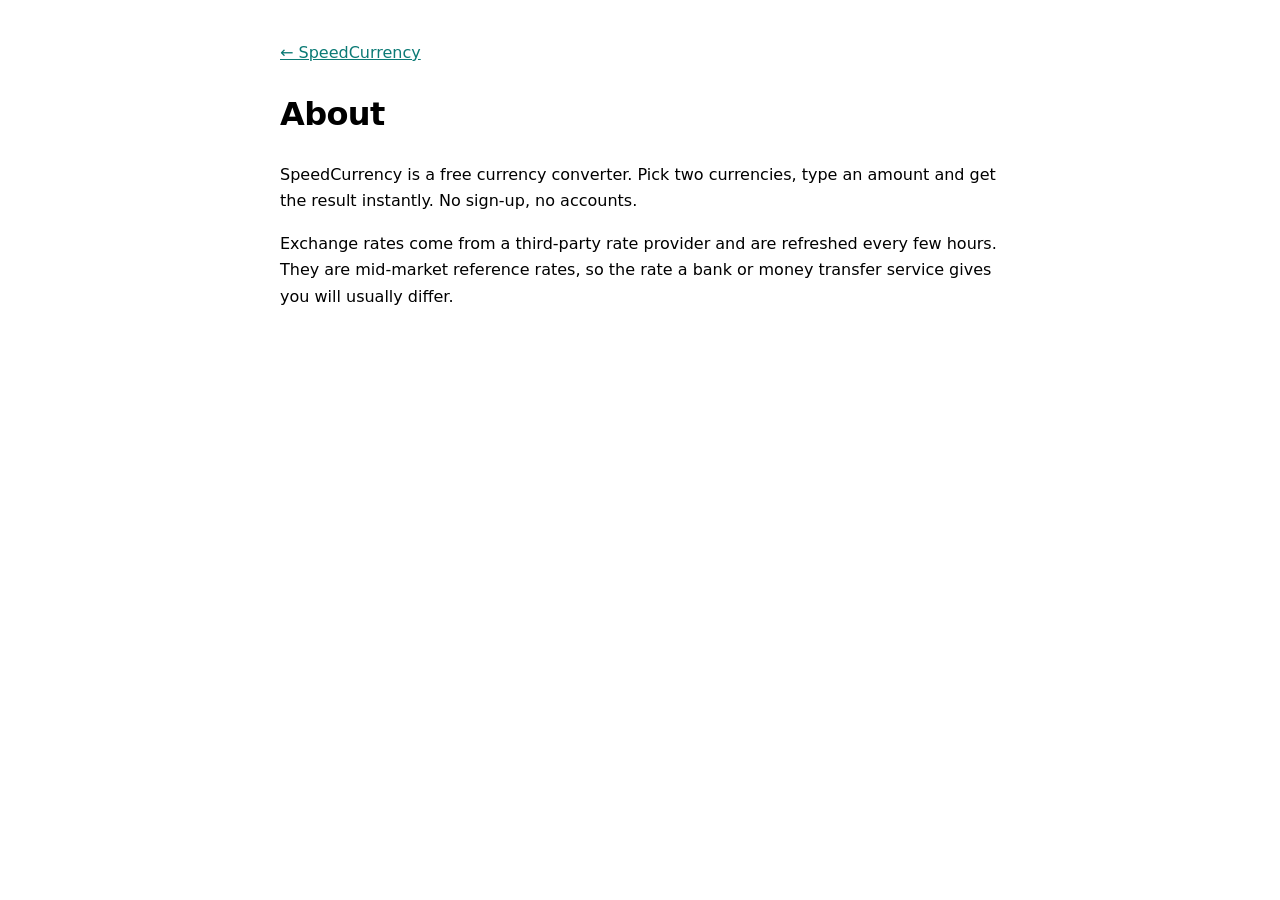
<file: about.html>
<!doctype html><html lang="en"><head><meta charset="utf-8"><meta name="viewport" content="width=device-width, initial-scale=1"><title>About – SpeedCurrency</title>
<style>:root{color-scheme:light dark}body{max-width:720px;margin:0 auto;padding:24px 16px;font:16px/1.65 system-ui,-apple-system,"Segoe UI",sans-serif}a{color:#0b7a75}h1{letter-spacing:-.02em}</style></head>
<body><p><a href="./">← SpeedCurrency</a></p><h1>About</h1><p>SpeedCurrency is a free currency converter. Pick two currencies, type an amount and get the result instantly. No sign-up, no accounts.</p><p>Exchange rates come from a third-party rate provider and are refreshed every few hours. They are mid-market reference rates, so the rate a bank or money transfer service gives you will usually differ.</p></body></html>
</file>
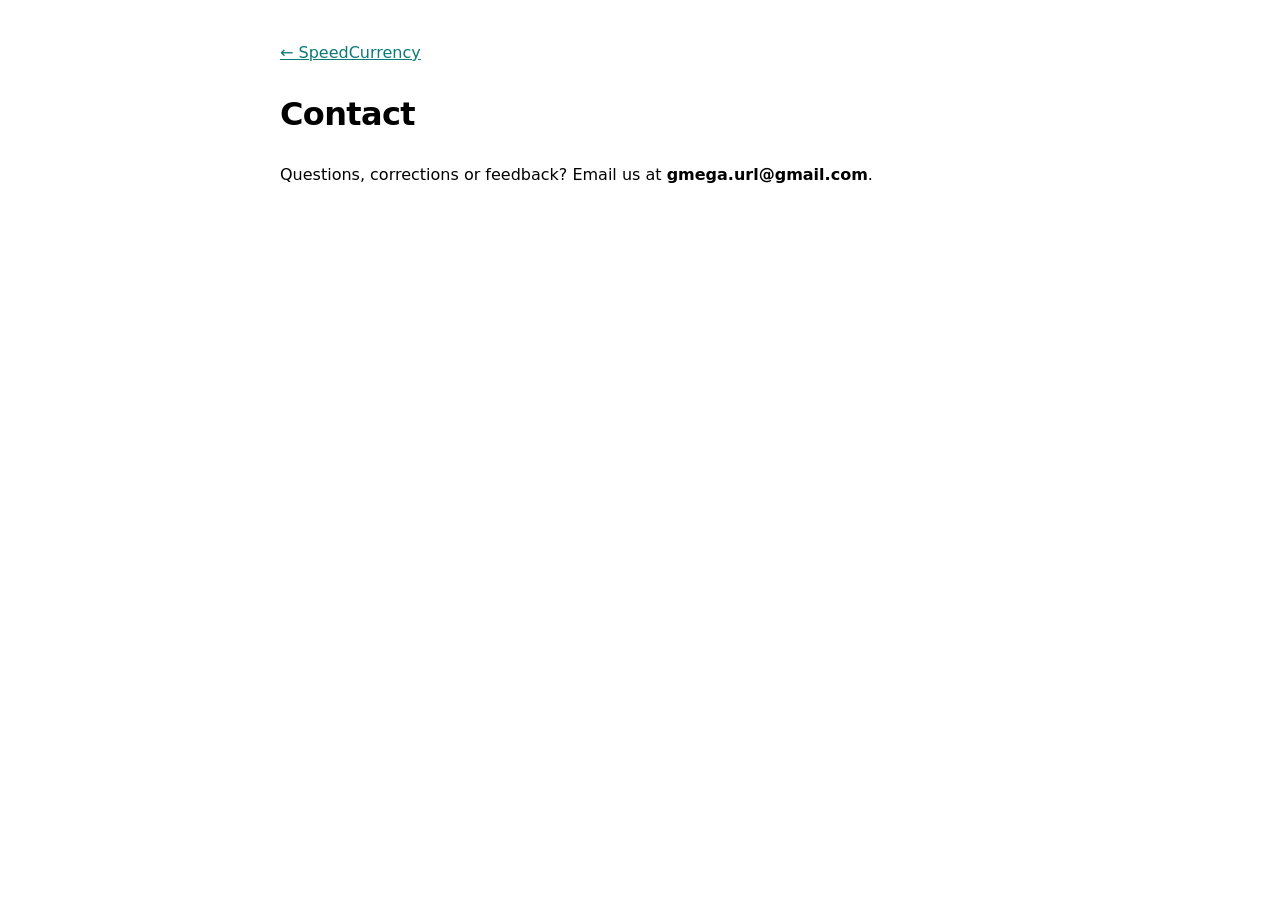
<file: contact.html>
<!doctype html><html lang="en"><head><meta charset="utf-8"><meta name="viewport" content="width=device-width, initial-scale=1"><title>Contact – SpeedCurrency</title>
<style>:root{color-scheme:light dark}body{max-width:720px;margin:0 auto;padding:24px 16px;font:16px/1.65 system-ui,-apple-system,"Segoe UI",sans-serif}a{color:#0b7a75}h1{letter-spacing:-.02em}</style></head>
<body><p><a href="./">← SpeedCurrency</a></p><h1>Contact</h1><p>Questions, corrections or feedback? Email us at <strong>gmega.url@gmail.com</strong>.</p></body></html>
</file>
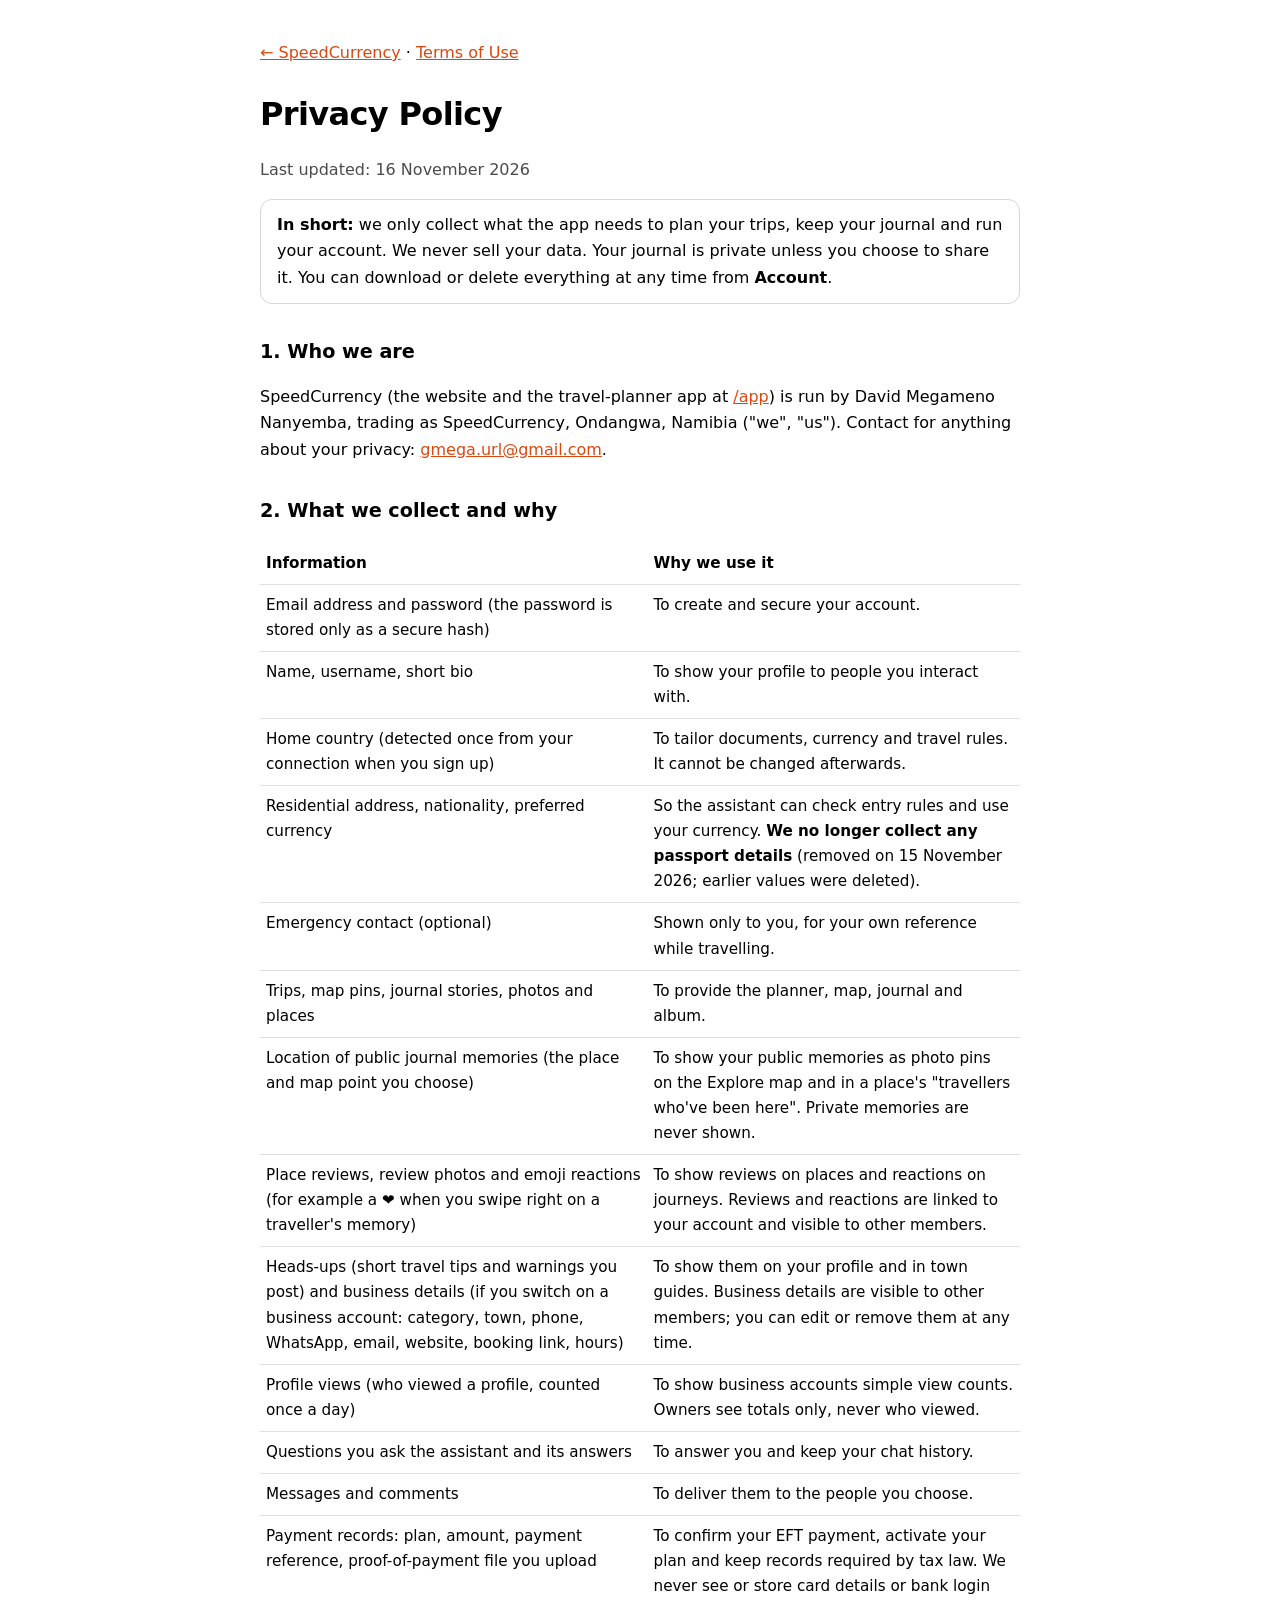
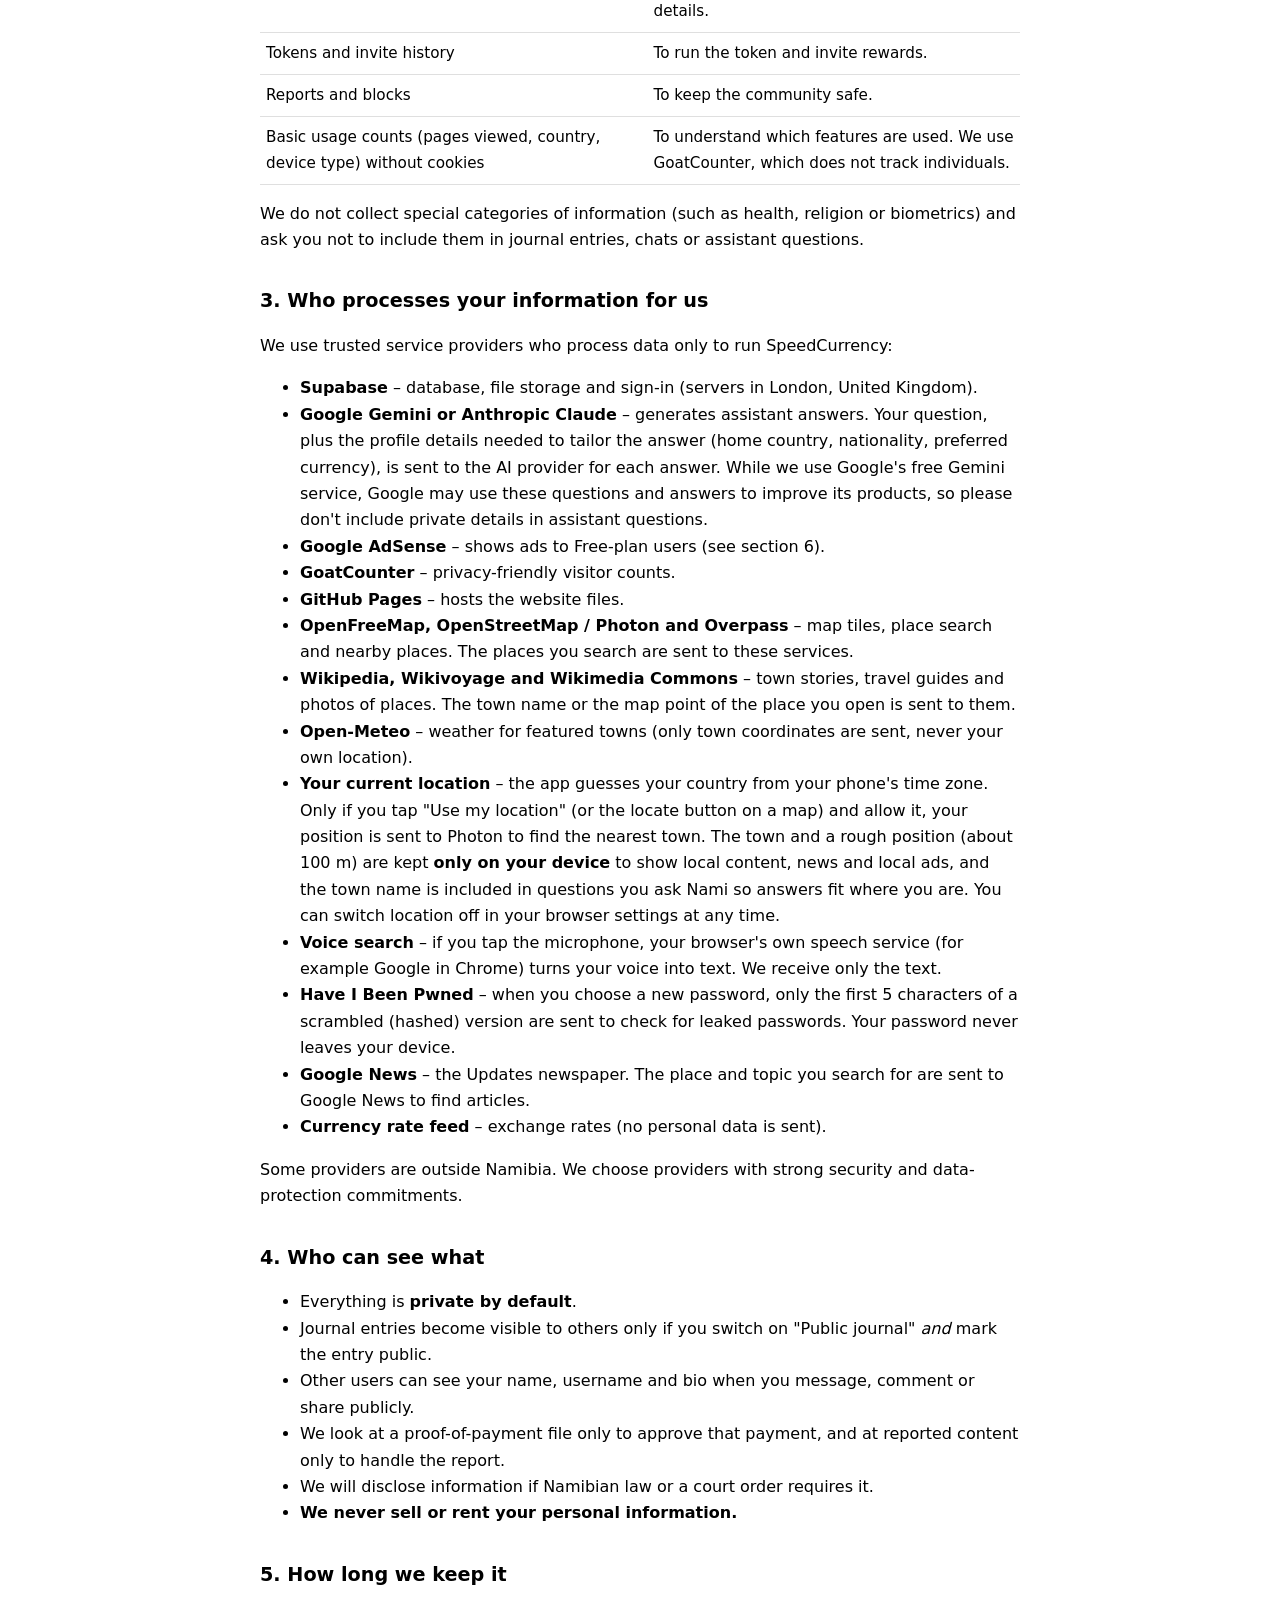
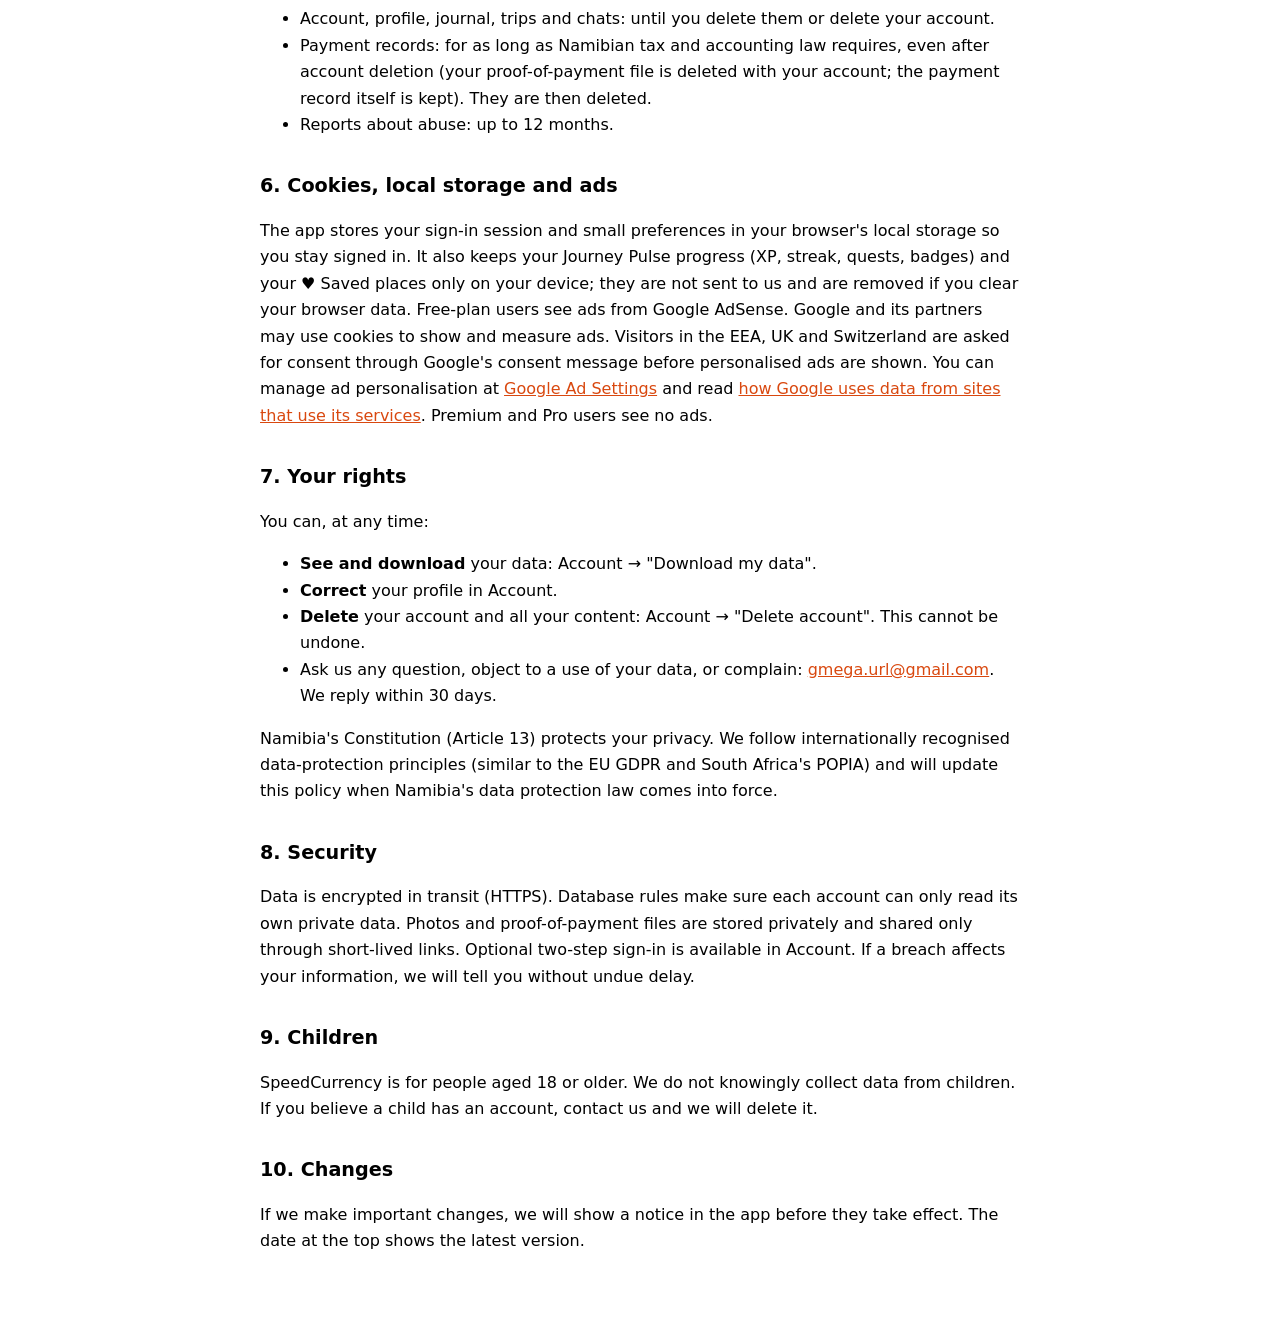
<file: privacy.html>
<!doctype html><html lang="en"><head><meta charset="utf-8"><meta name="viewport" content="width=device-width, initial-scale=1"><title>Privacy Policy – SpeedCurrency</title>
<meta name="description" content="How SpeedCurrency collects, uses and protects your personal information.">
<style>:root{color-scheme:light dark}body{max-width:760px;margin:0 auto;padding:24px 16px 64px;font:16px/1.65 system-ui,-apple-system,"Segoe UI",sans-serif}a{color:#d9480f}h1{letter-spacing:-.02em;margin-bottom:4px}h2{margin-top:32px;font-size:1.2rem}table{border-collapse:collapse;width:100%;font-size:.95rem}td,th{border-bottom:1px solid #8884;padding:8px 6px;text-align:left;vertical-align:top}.muted{opacity:.7}.box{border:1px solid #8885;border-radius:12px;padding:12px 16px}</style></head>
<body>
<p><a href="./">← SpeedCurrency</a> · <a href="terms.html">Terms of Use</a></p>
<h1>Privacy Policy</h1>
<p class="muted">Last updated: 16 November 2026</p>

<div class="box"><b>In short:</b> we only collect what the app needs to plan your trips, keep your journal and run your account. We never sell your data. Your journal is private unless you choose to share it. You can download or delete everything at any time from <b>Account</b>.</div>

<h2>1. Who we are</h2>
<p>SpeedCurrency (the website and the travel-planner app at <a href="app/">/app</a>) is run by David Megameno Nanyemba, trading as SpeedCurrency, Ondangwa, Namibia ("we", "us"). Contact for anything about your privacy: <a href="mailto:gmega.url@gmail.com">gmega.url@gmail.com</a>.</p>

<h2>2. What we collect and why</h2>
<table>
<tr><th>Information</th><th>Why we use it</th></tr>
<tr><td>Email address and password (the password is stored only as a secure hash)</td><td>To create and secure your account.</td></tr>
<tr><td>Name, username, short bio</td><td>To show your profile to people you interact with.</td></tr>
<tr><td>Home country (detected once from your connection when you sign up)</td><td>To tailor documents, currency and travel rules. It cannot be changed afterwards.</td></tr>
<tr><td>Residential address, nationality, preferred currency</td><td>So the assistant can check entry rules and use your currency. <b>We no longer collect any passport details</b> (removed on 15 November 2026; earlier values were deleted).</td></tr>
<tr><td>Emergency contact (optional)</td><td>Shown only to you, for your own reference while travelling.</td></tr>
<tr><td>Trips, map pins, journal stories, photos and places</td><td>To provide the planner, map, journal and album.</td></tr>
<tr><td>Location of public journal memories (the place and map point you choose)</td><td>To show your public memories as photo pins on the Explore map and in a place's "travellers who've been here". Private memories are never shown.</td></tr>
<tr><td>Place reviews, review photos and emoji reactions (for example a ❤️ when you swipe right on a traveller's memory)</td><td>To show reviews on places and reactions on journeys. Reviews and reactions are linked to your account and visible to other members.</td></tr>
<tr><td>Heads-ups (short travel tips and warnings you post) and business details (if you switch on a business account: category, town, phone, WhatsApp, email, website, booking link, hours)</td><td>To show them on your profile and in town guides. Business details are visible to other members; you can edit or remove them at any time.</td></tr>
<tr><td>Profile views (who viewed a profile, counted once a day)</td><td>To show business accounts simple view counts. Owners see totals only, never who viewed.</td></tr>
<tr><td>Questions you ask the assistant and its answers</td><td>To answer you and keep your chat history.</td></tr>
<tr><td>Messages and comments</td><td>To deliver them to the people you choose.</td></tr>
<tr><td>Payment records: plan, amount, payment reference, proof-of-payment file you upload</td><td>To confirm your EFT payment, activate your plan and keep records required by tax law. We never see or store card details or bank login details.</td></tr>
<tr><td>Tokens and invite history</td><td>To run the token and invite rewards.</td></tr>
<tr><td>Reports and blocks</td><td>To keep the community safe.</td></tr>
<tr><td>Basic usage counts (pages viewed, country, device type) without cookies</td><td>To understand which features are used. We use GoatCounter, which does not track individuals.</td></tr>
</table>
<p>We do not collect special categories of information (such as health, religion or biometrics) and ask you not to include them in journal entries, chats or assistant questions.</p>

<h2>3. Who processes your information for us</h2>
<p>We use trusted service providers who process data only to run SpeedCurrency:</p>
<ul>
<li><b>Supabase</b> – database, file storage and sign-in (servers in London, United Kingdom).</li>
<li><b>Google Gemini or Anthropic Claude</b> – generates assistant answers. Your question, plus the profile details needed to tailor the answer (home country, nationality, preferred currency), is sent to the AI provider for each answer. While we use Google's free Gemini service, Google may use these questions and answers to improve its products, so please don't include private details in assistant questions.</li>
<li><b>Google AdSense</b> – shows ads to Free-plan users (see section 6).</li>
<li><b>GoatCounter</b> – privacy-friendly visitor counts.</li>
<li><b>GitHub Pages</b> – hosts the website files.</li>
<li><b>OpenFreeMap, OpenStreetMap / Photon and Overpass</b> – map tiles, place search and nearby places. The places you search are sent to these services.</li>
<li><b>Wikipedia, Wikivoyage and Wikimedia Commons</b> – town stories, travel guides and photos of places. The town name or the map point of the place you open is sent to them.</li>
<li><b>Open-Meteo</b> – weather for featured towns (only town coordinates are sent, never your own location).</li>
<li><b>Your current location</b> – the app guesses your country from your phone's time zone. Only if you tap "Use my location" (or the locate button on a map) and allow it, your position is sent to Photon to find the nearest town. The town and a rough position (about 100 m) are kept <b>only on your device</b> to show local content, news and local ads, and the town name is included in questions you ask Nami so answers fit where you are. You can switch location off in your browser settings at any time.</li>
<li><b>Voice search</b> – if you tap the microphone, your browser's own speech service (for example Google in Chrome) turns your voice into text. We receive only the text.</li>
<li><b>Have I Been Pwned</b> – when you choose a new password, only the first 5 characters of a scrambled (hashed) version are sent to check for leaked passwords. Your password never leaves your device.</li>
<li><b>Google News</b> – the Updates newspaper. The place and topic you search for are sent to Google News to find articles.</li>
<li><b>Currency rate feed</b> – exchange rates (no personal data is sent).</li>
</ul>
<p>Some providers are outside Namibia. We choose providers with strong security and data-protection commitments.</p>

<h2>4. Who can see what</h2>
<ul>
<li>Everything is <b>private by default</b>.</li>
<li>Journal entries become visible to others only if you switch on "Public journal" <i>and</i> mark the entry public.</li>
<li>Other users can see your name, username and bio when you message, comment or share publicly.</li>
<li>We look at a proof-of-payment file only to approve that payment, and at reported content only to handle the report.</li>
<li>We will disclose information if Namibian law or a court order requires it.</li>
<li><b>We never sell or rent your personal information.</b></li>
</ul>

<h2>5. How long we keep it</h2>
<ul>
<li>Account, profile, journal, trips and chats: until you delete them or delete your account.</li>
<li>Payment records: for as long as Namibian tax and accounting law requires, even after account deletion (your proof-of-payment file is deleted with your account; the payment record itself is kept). They are then deleted.</li>
<li>Reports about abuse: up to 12 months.</li>
</ul>

<h2>6. Cookies, local storage and ads</h2>
<p>The app stores your sign-in session and small preferences in your browser's local storage so you stay signed in. It also keeps your Journey Pulse progress (XP, streak, quests, badges) and your ♥ Saved places only on your device; they are not sent to us and are removed if you clear your browser data. Free-plan users see ads from Google AdSense. Google and its partners may use cookies to show and measure ads. Visitors in the EEA, UK and Switzerland are asked for consent through Google's consent message before personalised ads are shown. You can manage ad personalisation at <a href="https://adssettings.google.com" rel="noopener">Google Ad Settings</a> and read <a href="https://policies.google.com/technologies/partner-sites" rel="noopener">how Google uses data from sites that use its services</a>. Premium and Pro users see no ads.</p>

<h2>7. Your rights</h2>
<p>You can, at any time:</p>
<ul>
<li><b>See and download</b> your data: Account → "Download my data".</li>
<li><b>Correct</b> your profile in Account.</li>
<li><b>Delete</b> your account and all your content: Account → "Delete account". This cannot be undone.</li>
<li>Ask us any question, object to a use of your data, or complain: <a href="mailto:gmega.url@gmail.com">gmega.url@gmail.com</a>. We reply within 30 days.</li>
</ul>
<p>Namibia's Constitution (Article 13) protects your privacy. We follow internationally recognised data-protection principles (similar to the EU GDPR and South Africa's POPIA) and will update this policy when Namibia's data protection law comes into force.</p>

<h2>8. Security</h2>
<p>Data is encrypted in transit (HTTPS). Database rules make sure each account can only read its own private data. Photos and proof-of-payment files are stored privately and shared only through short-lived links. Optional two-step sign-in is available in Account. If a breach affects your information, we will tell you without undue delay.</p>

<h2>9. Children</h2>
<p>SpeedCurrency is for people aged 18 or older. We do not knowingly collect data from children. If you believe a child has an account, contact us and we will delete it.</p>

<h2>10. Changes</h2>
<p>If we make important changes, we will show a notice in the app before they take effect. The date at the top shows the latest version.</p>
</body></html>
</file>
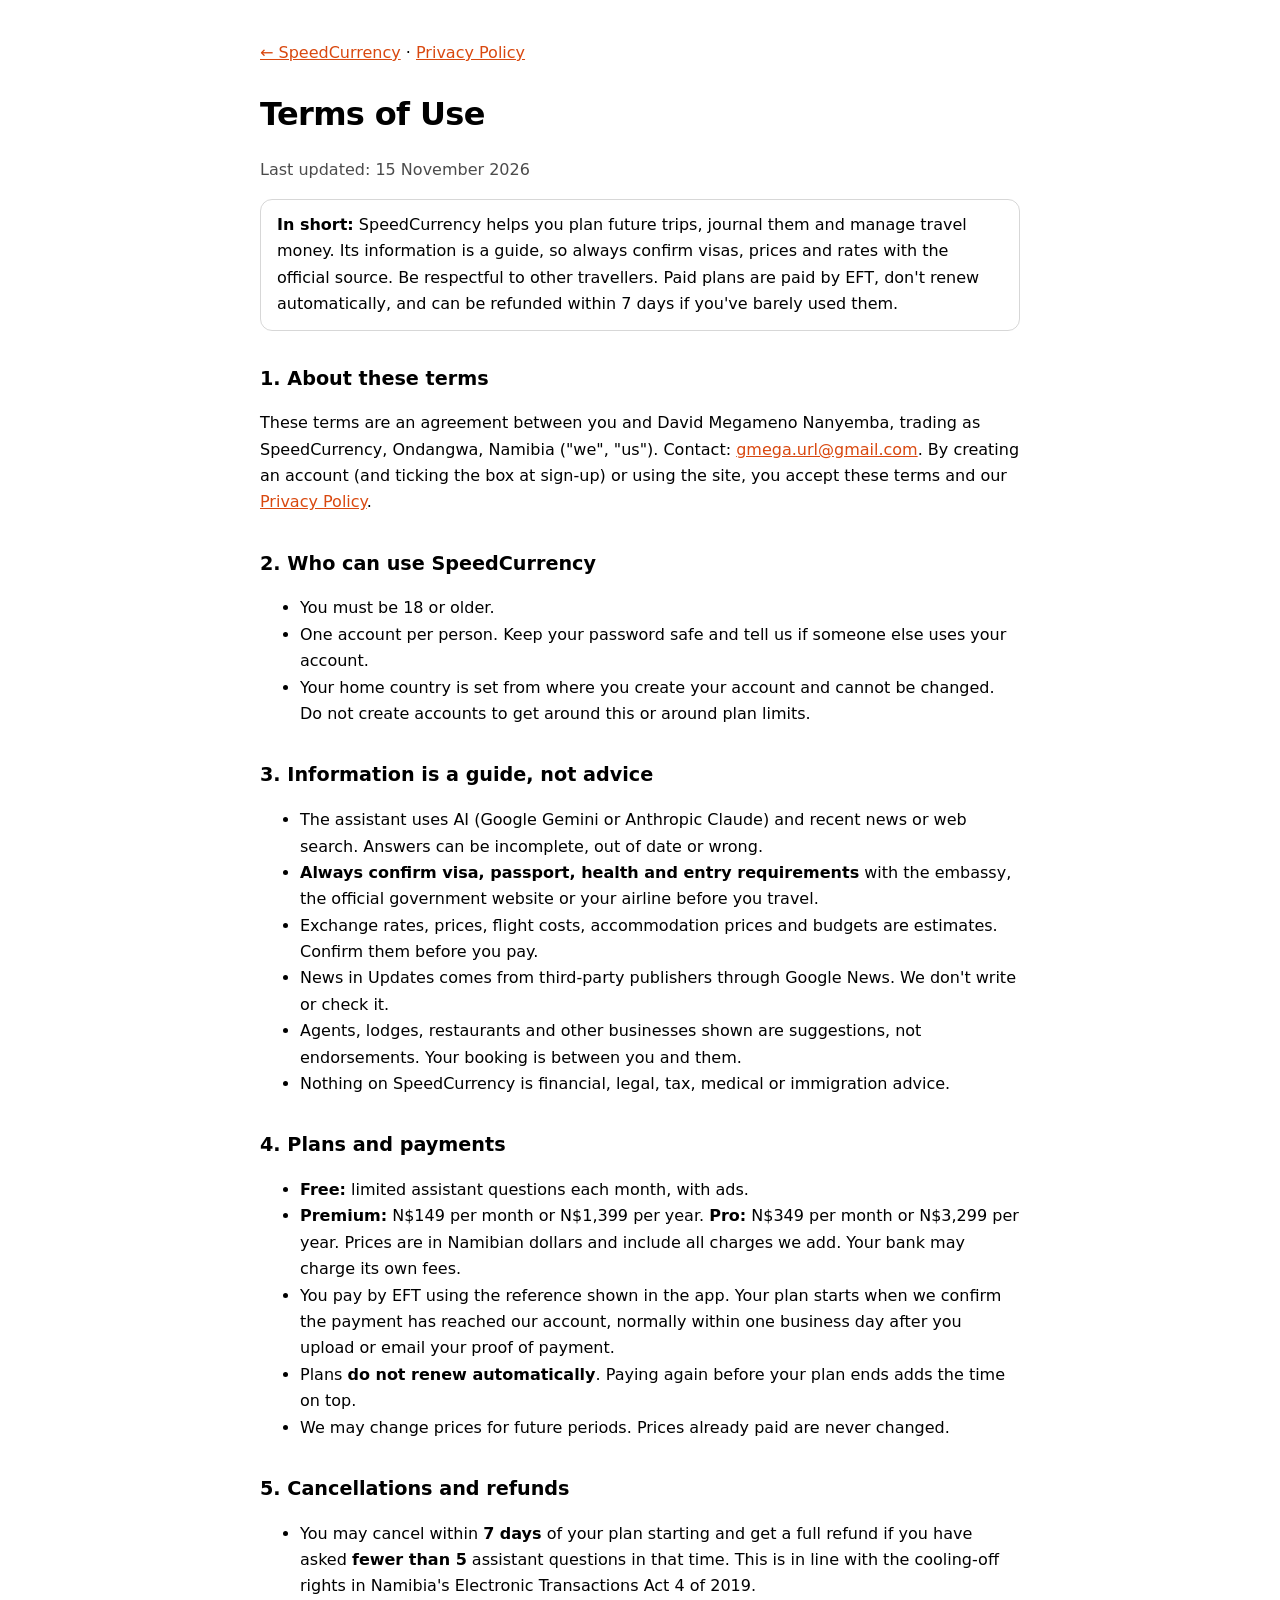
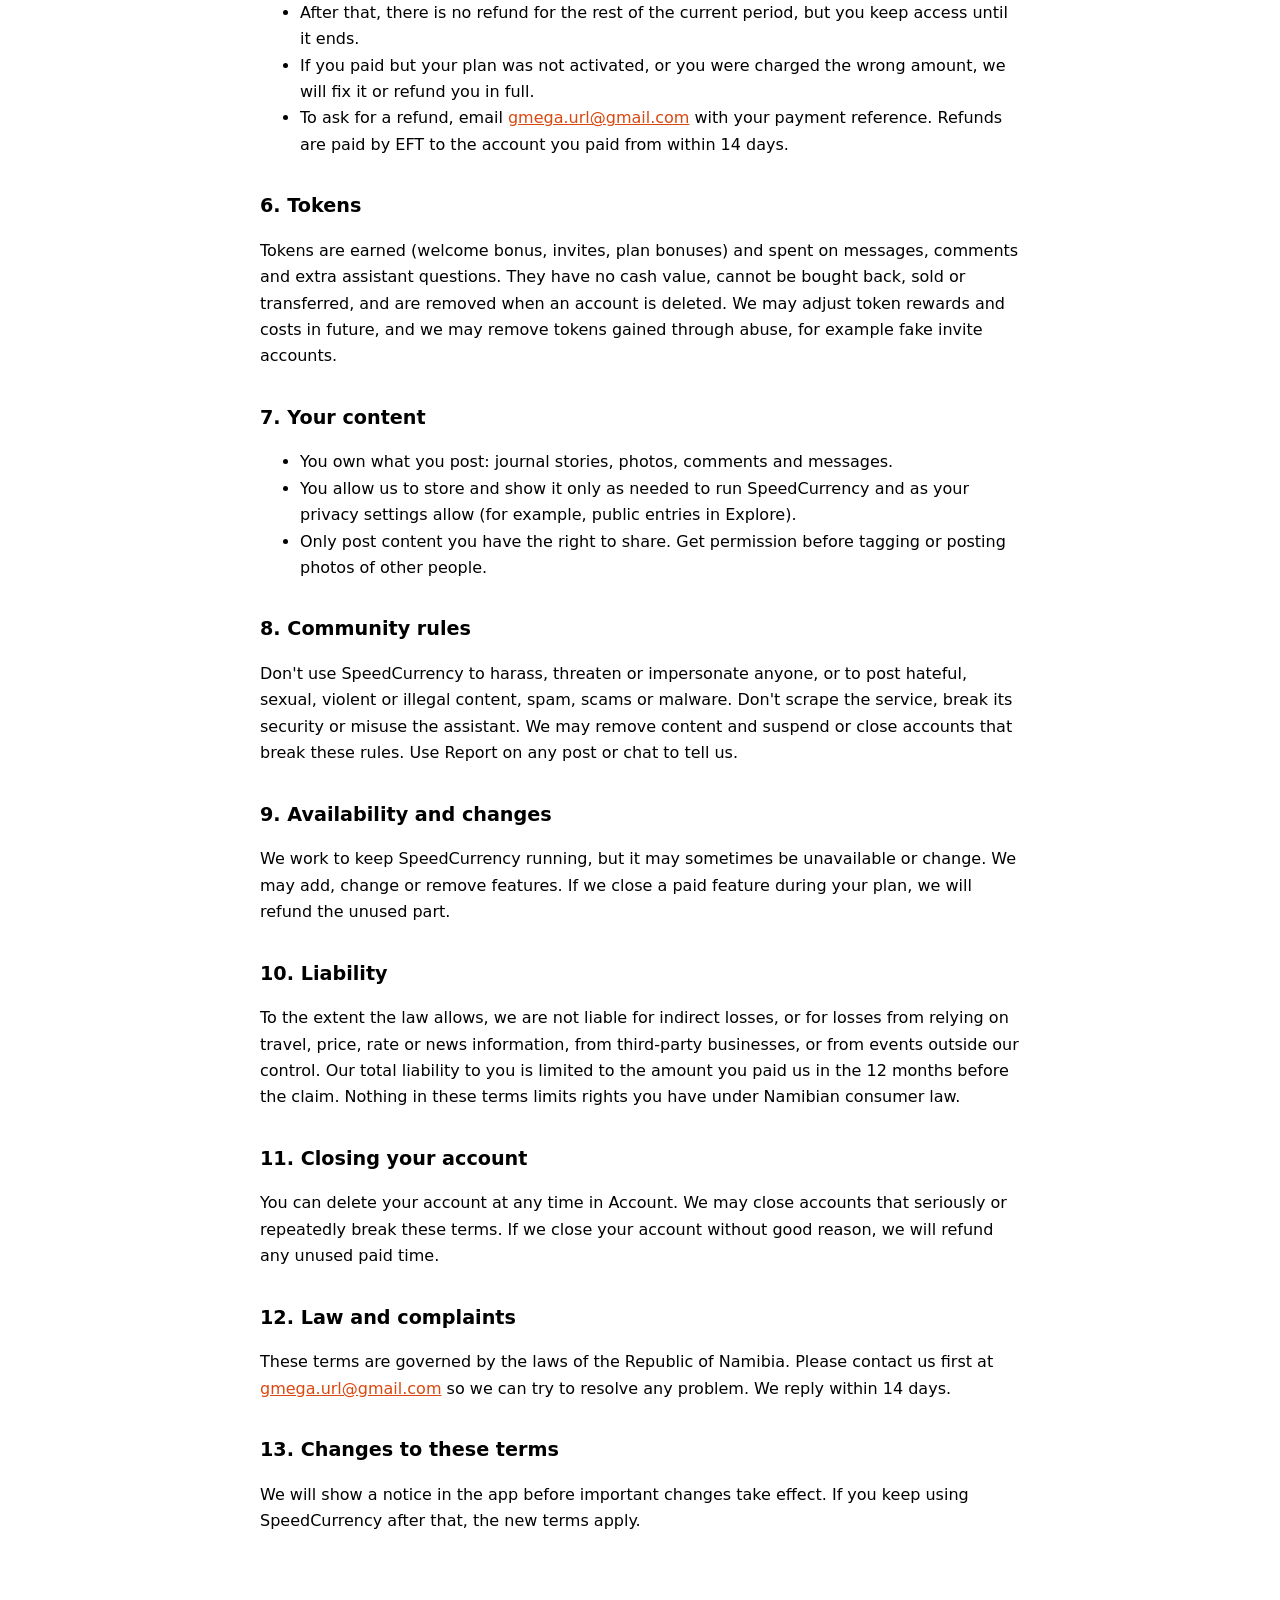
<file: terms.html>
<!doctype html><html lang="en"><head><meta charset="utf-8"><meta name="viewport" content="width=device-width, initial-scale=1"><title>Terms of Use – SpeedCurrency</title>
<meta name="description" content="The terms for using SpeedCurrency, its travel planner, plans, tokens and community.">
<style>:root{color-scheme:light dark}body{max-width:760px;margin:0 auto;padding:24px 16px 64px;font:16px/1.65 system-ui,-apple-system,"Segoe UI",sans-serif}a{color:#d9480f}h1{letter-spacing:-.02em;margin-bottom:4px}h2{margin-top:32px;font-size:1.2rem}.muted{opacity:.7}.box{border:1px solid #8885;border-radius:12px;padding:12px 16px}</style></head>
<body>
<p><a href="./">← SpeedCurrency</a> · <a href="privacy.html">Privacy Policy</a></p>
<h1>Terms of Use</h1>
<p class="muted">Last updated: 15 November 2026</p>

<div class="box"><b>In short:</b> SpeedCurrency helps you plan future trips, journal them and manage travel money. Its information is a guide, so always confirm visas, prices and rates with the official source. Be respectful to other travellers. Paid plans are paid by EFT, don't renew automatically, and can be refunded within 7 days if you've barely used them.</div>

<h2>1. About these terms</h2>
<p>These terms are an agreement between you and David Megameno Nanyemba, trading as SpeedCurrency, Ondangwa, Namibia ("we", "us"). Contact: <a href="mailto:gmega.url@gmail.com">gmega.url@gmail.com</a>. By creating an account (and ticking the box at sign-up) or using the site, you accept these terms and our <a href="privacy.html">Privacy Policy</a>.</p>

<h2>2. Who can use SpeedCurrency</h2>
<ul>
<li>You must be 18 or older.</li>
<li>One account per person. Keep your password safe and tell us if someone else uses your account.</li>
<li>Your home country is set from where you create your account and cannot be changed. Do not create accounts to get around this or around plan limits.</li>
</ul>

<h2>3. Information is a guide, not advice</h2>
<ul>
<li>The assistant uses AI (Google Gemini or Anthropic Claude) and recent news or web search. Answers can be incomplete, out of date or wrong.</li>
<li><b>Always confirm visa, passport, health and entry requirements</b> with the embassy, the official government website or your airline before you travel.</li>
<li>Exchange rates, prices, flight costs, accommodation prices and budgets are estimates. Confirm them before you pay.</li>
<li>News in Updates comes from third-party publishers through Google News. We don't write or check it.</li>
<li>Agents, lodges, restaurants and other businesses shown are suggestions, not endorsements. Your booking is between you and them.</li>
<li>Nothing on SpeedCurrency is financial, legal, tax, medical or immigration advice.</li>
</ul>

<h2>4. Plans and payments</h2>
<ul>
<li><b>Free:</b> limited assistant questions each month, with ads.</li>
<li><b>Premium:</b> N$149 per month or N$1,399 per year. <b>Pro:</b> N$349 per month or N$3,299 per year. Prices are in Namibian dollars and include all charges we add. Your bank may charge its own fees.</li>
<li>You pay by EFT using the reference shown in the app. Your plan starts when we confirm the payment has reached our account, normally within one business day after you upload or email your proof of payment.</li>
<li>Plans <b>do not renew automatically</b>. Paying again before your plan ends adds the time on top.</li>
<li>We may change prices for future periods. Prices already paid are never changed.</li>
</ul>

<h2>5. Cancellations and refunds</h2>
<ul>
<li>You may cancel within <b>7 days</b> of your plan starting and get a full refund if you have asked <b>fewer than 5</b> assistant questions in that time. This is in line with the cooling-off rights in Namibia's Electronic Transactions Act 4 of 2019.</li>
<li>After that, there is no refund for the rest of the current period, but you keep access until it ends.</li>
<li>If you paid but your plan was not activated, or you were charged the wrong amount, we will fix it or refund you in full.</li>
<li>To ask for a refund, email <a href="mailto:gmega.url@gmail.com">gmega.url@gmail.com</a> with your payment reference. Refunds are paid by EFT to the account you paid from within 14 days.</li>
</ul>

<h2>6. Tokens</h2>
<p>Tokens are earned (welcome bonus, invites, plan bonuses) and spent on messages, comments and extra assistant questions. They have no cash value, cannot be bought back, sold or transferred, and are removed when an account is deleted. We may adjust token rewards and costs in future, and we may remove tokens gained through abuse, for example fake invite accounts.</p>

<h2>7. Your content</h2>
<ul>
<li>You own what you post: journal stories, photos, comments and messages.</li>
<li>You allow us to store and show it only as needed to run SpeedCurrency and as your privacy settings allow (for example, public entries in Explore).</li>
<li>Only post content you have the right to share. Get permission before tagging or posting photos of other people.</li>
</ul>

<h2>8. Community rules</h2>
<p>Don't use SpeedCurrency to harass, threaten or impersonate anyone, or to post hateful, sexual, violent or illegal content, spam, scams or malware. Don't scrape the service, break its security or misuse the assistant. We may remove content and suspend or close accounts that break these rules. Use Report on any post or chat to tell us.</p>

<h2>9. Availability and changes</h2>
<p>We work to keep SpeedCurrency running, but it may sometimes be unavailable or change. We may add, change or remove features. If we close a paid feature during your plan, we will refund the unused part.</p>

<h2>10. Liability</h2>
<p>To the extent the law allows, we are not liable for indirect losses, or for losses from relying on travel, price, rate or news information, from third-party businesses, or from events outside our control. Our total liability to you is limited to the amount you paid us in the 12 months before the claim. Nothing in these terms limits rights you have under Namibian consumer law.</p>

<h2>11. Closing your account</h2>
<p>You can delete your account at any time in Account. We may close accounts that seriously or repeatedly break these terms. If we close your account without good reason, we will refund any unused paid time.</p>

<h2>12. Law and complaints</h2>
<p>These terms are governed by the laws of the Republic of Namibia. Please contact us first at <a href="mailto:gmega.url@gmail.com">gmega.url@gmail.com</a> so we can try to resolve any problem. We reply within 14 days.</p>

<h2>13. Changes to these terms</h2>
<p>We will show a notice in the app before important changes take effect. If you keep using SpeedCurrency after that, the new terms apply.</p>
</body></html>
</file>
